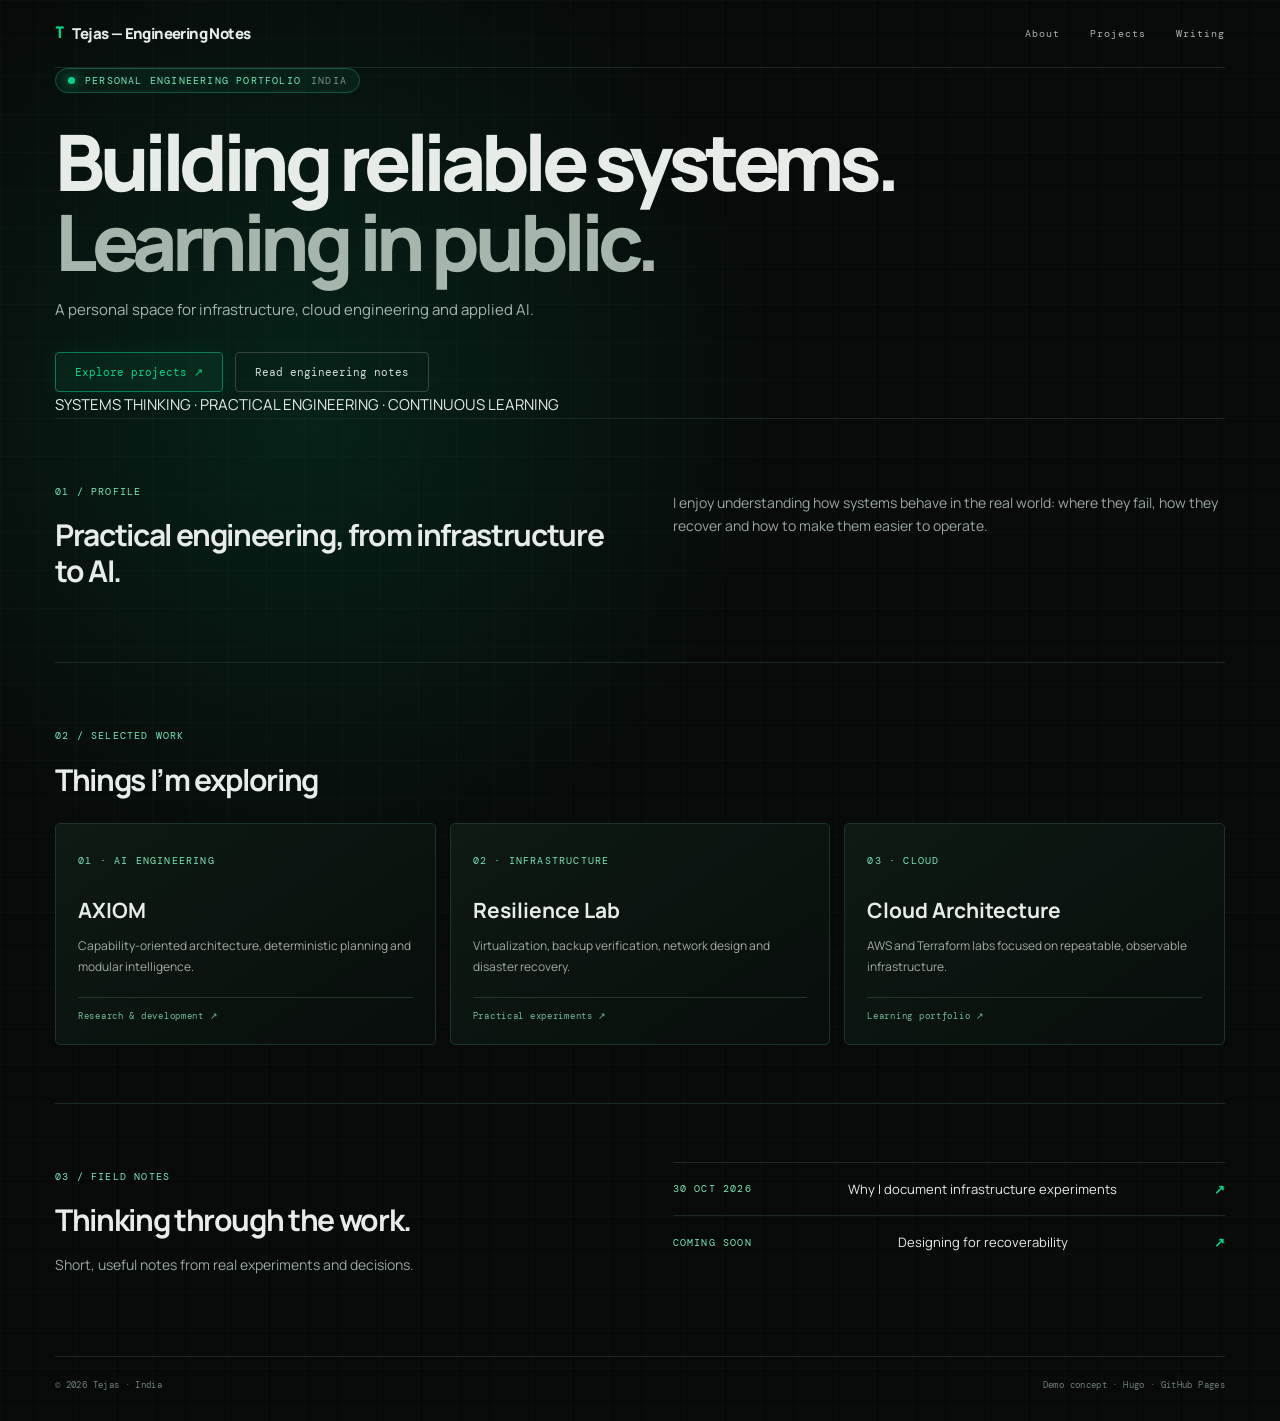
<file: preview.html>
<!doctype html><html><head><meta charset="utf-8"><meta name="viewport" content="width=device-width,initial-scale=1"><title>Tejas — Engineering Notes | Demo</title><link rel="stylesheet" href="static/css/site.css"></head><body><header class="site-header"><a class="brand" href="#"><span class="brand-mark">T</span><span>Tejas — Engineering Notes</span></a><nav><a href="#about">About</a><a href="#projects">Projects</a><a href="#writing">Writing</a></nav></header><main><section class="hero"><div class="eyebrow"><i></i> PERSONAL ENGINEERING PORTFOLIO <span>INDIA</span></div><h1>Building reliable systems.<br><em>Learning in public.</em></h1><p class="lead">A personal space for infrastructure, cloud engineering and applied AI.</p><div class="actions"><a class="primary" href="#projects">Explore projects ↗</a><a class="secondary" href="#writing">Read engineering notes</a></div><div class="note">SYSTEMS THINKING · PRACTICAL ENGINEERING · CONTINUOUS LEARNING</div></section><section class="intro" id="about"><div><small>01 / PROFILE</small><h2>Practical engineering, from infrastructure to AI.</h2></div><p>I enjoy understanding how systems behave in the real world: where they fail, how they recover and how to make them easier to operate.</p></section><section class="work" id="projects"><small>02 / SELECTED WORK</small><h2>Things I’m exploring</h2><div class="cards"><article><small>01 · AI ENGINEERING</small><h3>AXIOM</h3><p>Capability-oriented architecture, deterministic planning and modular intelligence.</p><label>Research & development ↗</label></article><article><small>02 · INFRASTRUCTURE</small><h3>Resilience Lab</h3><p>Virtualization, backup verification, network design and disaster recovery.</p><label>Practical experiments ↗</label></article><article><small>03 · CLOUD</small><h3>Cloud Architecture</h3><p>AWS and Terraform labs focused on repeatable, observable infrastructure.</p><label>Learning portfolio ↗</label></article></div></section><section class="latest" id="writing"><div><small>03 / FIELD NOTES</small><h2>Thinking through the work.</h2><p>Short, useful notes from real experiments and decisions.</p></div><div><a class="post" href="#"><time>30 OCT 2026</time>Why I document infrastructure experiments <b>↗</b></a><a class="post" href="#"><time>COMING SOON</time>Designing for recoverability <b>↗</b></a></div></section></main><footer><span>© 2026 Tejas · India</span><span>Demo concept · Hugo · GitHub Pages</span></footer></body></html>
</file>
<file: static/css/site.css>
@import url('https://fonts.googleapis.com/css2?family=DM+Mono:wght@400;500&family=Manrope:wght@400;500;600;700;800&display=swap');
:root{--bg:#070a09;--panel:#090e0c;--line:#1b2923;--text:#e8ece9;--muted:#9aa7a0;--green:#00d68b;--green-soft:#75e8b6;--blue:#6da9ff;--purple:#b68cff;--mono:'DM Mono',monospace;--sans:'Manrope',Arial,sans-serif}
*{box-sizing:border-box}
html{scroll-behavior:smooth}
body{margin:0;color:var(--text);background-color:var(--bg);background-image:linear-gradient(rgba(68,105,85,.055) 1px,transparent 1px),linear-gradient(90deg,rgba(68,105,85,.055) 1px,transparent 1px),radial-gradient(ellipse at 24% 28%,rgba(0,214,139,.12),transparent 34%);background-size:38px 38px,38px 38px,auto;font:15px/1.7 var(--sans)}
a{transition:color .2s,border-color .2s,background .2s}
.site-header,main,footer{width:min(1170px,calc(100% - 48px));margin:auto}
.site-header{height:68px;border-bottom:1px solid var(--line);display:flex;align-items:center;justify-content:space-between}
.brand{display:flex;gap:9px;align-items:center;color:var(--text);text-decoration:none;font-weight:800;letter-spacing:-.04em}.brand-mark,.brand b{color:var(--green);font-family:var(--mono)}.brand b{margin-left:-7px}
nav{display:flex;align-items:center;gap:30px}nav a{font:10px var(--mono);letter-spacing:.1em;color:#aab5ae;text-decoration:none}nav a:hover{color:var(--green)}nav .contact-link{border:1px solid #087c54;color:var(--green);padding:9px 13px;border-radius:4px}
.hero-grid{min-height:610px;padding:105px 0 100px;display:grid;grid-template-columns:1fr 1fr;align-items:center;gap:65px}
.eyebrow,small,time{font:10px var(--mono);letter-spacing:.12em;color:var(--green-soft)}
.eyebrow{display:flex;align-items:center;gap:10px;border:1px solid #14583f;background:rgba(0,214,139,.07);border-radius:30px;padding:5px 12px;width:max-content}.eyebrow i{width:7px;height:7px;border-radius:50%;background:var(--green);box-shadow:0 0 12px var(--green)}.eyebrow span{color:#7b9386}
h1{font:800 clamp(50px,6.2vw,78px)/1.03 var(--sans);letter-spacing:-.07em;margin:28px 0 10px}h1 em{font-style:normal;color:#a7b6ad}
.role{font:20px var(--mono);color:#a8b5ad;margin:12px 0 18px}.lead{font-size:15px;color:#a8b5ad;max-width:540px}
.skill-tags{display:flex;flex-wrap:wrap;gap:9px;margin:25px 0}.skill-tags span{font:9px var(--mono);color:var(--green-soft);border:1px solid #14583f;padding:8px 10px}.skill-tags span:nth-child(2){color:var(--blue);border-color:#25466e}.skill-tags span:nth-child(3){color:var(--purple);border-color:#493565}
blockquote{margin:24px 0;color:#87958d;border-left:1px solid var(--green);padding:2px 0 2px 15px;font:11px/1.8 var(--mono);max-width:470px}
.actions{display:flex;gap:12px;margin-top:30px;flex-wrap:wrap}.actions a{padding:12px 19px;border-radius:4px;text-decoration:none;font:11px var(--mono)}.primary{border:1px solid #087c54;color:var(--green);background:rgba(0,214,139,.07);box-shadow:0 0 22px rgba(0,214,139,.08)}.primary:hover{background:rgba(0,214,139,.15)}.secondary{border:1px solid #35443c;color:#d4ddd7}
.terminal{border:1px solid #17382d;border-radius:8px;background:rgba(3,6,5,.96);box-shadow:0 0 35px rgba(0,214,139,.09),0 0 35px rgba(67,119,255,.05);overflow:hidden;min-height:340px}.terminal-bar{height:38px;background:#101311;border-bottom:1px solid #202923;display:flex;align-items:center;justify-content:space-between;padding:0 14px;color:#849188;font:9px var(--mono)}.lights{display:flex;gap:6px}.lights i{width:9px;height:9px;border-radius:50%;background:#ef4444}.lights i:nth-child(2){background:#eab308}.lights i:nth-child(3){background:#22c55e}.terminal-bar b{color:var(--green);letter-spacing:2px}.terminal-body{padding:25px 22px;font:12px/1.55 var(--mono);color:#c3d0c8}.terminal-body p{margin:0 0 8px}.terminal-body i{color:var(--green);font-style:normal}.terminal-body .dim{color:#73847a;padding-left:17px}.terminal-body .success{color:#4ee5a6;padding-left:17px}.terminal-body .prompt{margin-top:20px}.cursor{display:inline-block;color:var(--green);animation:blink 1s steps(2,start) infinite}@keyframes blink{to{visibility:hidden}}
.intro,.latest{border-top:1px solid var(--line);padding:58px 0;display:grid;grid-template-columns:1fr 1fr;gap:65px}.intro h2,.work h2,.latest h2{font:700 30px/1.2 var(--sans);letter-spacing:-.045em;margin:15px 0}.intro p,.latest p,.section-lead{color:var(--muted);font-size:14px}.intro a,.section-head>a{color:var(--green-soft);text-decoration:none;font:11px var(--mono)}
.work{border-top:1px solid var(--line);padding:58px 0}.section-head{display:flex;align-items:end;justify-content:space-between;gap:20px}.section-lead{max-width:700px;margin:12px 0 25px}.cards{display:grid;grid-template-columns:repeat(3,1fr);gap:14px;margin-top:25px}.cards article{background:linear-gradient(145deg,rgba(15,27,21,.97),rgba(8,14,11,.97));border:1px solid #1c3428;padding:22px;border-radius:5px;min-height:210px;transition:transform .2s,border-color .2s}.cards article:hover{transform:translateY(-3px);border-color:#087c54}.cards article.featured{border-color:#176244;background:linear-gradient(145deg,rgba(11,43,29,.98),rgba(8,14,11,.97))}.cards h3{font:700 21px var(--sans);margin:25px 0 8px}.cards p{color:#9eada3;font-size:12px;line-height:1.7}.cards label{display:block;border-top:1px solid #20372a;padding-top:12px;margin-top:20px;color:#75bd99;font:9px var(--mono);letter-spacing:.08em}
.latest{padding-bottom:65px}.post{display:flex;gap:18px;justify-content:space-between;align-items:center;border-top:1px solid var(--line);padding:15px 0;text-decoration:none;color:var(--text);font-size:13px}.post b{color:var(--green)}
.article{max-width:780px;margin:75px auto 100px;min-height:55vh}.article h1{font-size:clamp(42px,6vw,64px)}.article .body{margin:38px 0;color:#c5d2c8}.body h2,.body h3{font-family:var(--sans);margin-top:38px}.article time{display:block;margin-top:18px}.article>a{display:inline-block;margin-top:30px;color:var(--green-soft)}
footer{border-top:1px solid var(--line);padding:22px 0 30px;display:flex;justify-content:space-between;color:#718078;font:9px var(--mono);letter-spacing:.04em}
@media(max-width:800px){.hero-grid{grid-template-columns:1fr;gap:35px;padding:75px 0}.terminal{max-width:650px}.cards{grid-template-columns:repeat(2,1fr)}}
@media(max-width:560px){.site-header,main,footer{width:calc(100% - 32px)}.site-header{height:auto;min-height:66px;align-items:flex-start;padding:18px 0;gap:16px;flex-direction:column}nav{gap:14px;flex-wrap:wrap}nav a{font-size:9px}.hero-grid{padding:62px 0}.hero-grid h1{font-size:49px}.role{font-size:16px}.terminal-body{padding:20px 14px;font-size:10px}.intro,.latest{grid-template-columns:1fr;gap:12px;padding:42px 0}.cards{grid-template-columns:1fr}.cards article{min-height:180px}.section-head{align-items:flex-start;flex-direction:column}footer{flex-direction:column;gap:8px}}


/* Hero visual, official AXIOM mark and restrained particle motion */
.hero-grid{position:relative;isolation:isolate;grid-template-columns:minmax(0,1fr) minmax(390px,.92fr);gap:clamp(34px,5vw,76px);overflow:hidden}
.hero-copy,.hero-visual{position:relative;z-index:2;min-width:0}
.hero-visual{display:flex;flex-direction:column;gap:20px;align-items:stretch}
.axiom-signature{display:flex;align-items:center;justify-content:center;gap:16px;padding:12px 0 2px}
.axiom-signature img{width:66px;height:66px;object-fit:contain;filter:drop-shadow(0 0 15px rgba(42,139,255,.38))}
.axiom-signature div{display:flex;flex-direction:column;gap:2px}
.axiom-signature strong{font:700 29px/1 var(--sans);letter-spacing:.28em;color:#eaf3ff}
.axiom-signature span{font:9px var(--mono);letter-spacing:.25em;color:#81a9d6}
.terminal{width:100%;min-height:310px;position:relative;z-index:2}
.particle-field{position:absolute;z-index:1;inset:0;pointer-events:none;overflow:hidden;opacity:.85}
.particle-field span{position:absolute;left:var(--x);bottom:-12px;width:var(--size);height:var(--size);border-radius:50%;background:var(--particle,#24dca0);box-shadow:0 0 8px 2px currentColor;opacity:0;animation:particle-rise var(--duration) linear var(--delay) infinite}
.particle-field span:nth-child(1){--x:8%;--size:2px;--duration:9s;--delay:-2s;--particle:#00d68b}
.particle-field span:nth-child(2){--x:18%;--size:3px;--duration:12s;--delay:-7s;--particle:#6da9ff}
.particle-field span:nth-child(3){--x:29%;--size:2px;--duration:10s;--delay:-4s;--particle:#00d68b}
.particle-field span:nth-child(4){--x:39%;--size:3px;--duration:14s;--delay:-10s;--particle:#6da9ff}
.particle-field span:nth-child(5){--x:49%;--size:2px;--duration:11s;--delay:-5s;--particle:#00d68b}
.particle-field span:nth-child(6){--x:58%;--size:3px;--duration:13s;--delay:-8s;--particle:#6da9ff}
.particle-field span:nth-child(7){--x:68%;--size:2px;--duration:9s;--delay:-3s;--particle:#00d68b}
.particle-field span:nth-child(8){--x:77%;--size:3px;--duration:15s;--delay:-11s;--particle:#6da9ff}
.particle-field span:nth-child(9){--x:87%;--size:2px;--duration:12s;--delay:-6s;--particle:#00d68b}
.particle-field span:nth-child(10){--x:95%;--size:2px;--duration:10s;--delay:-1s;--particle:#6da9ff}
.particle-field span:nth-child(11){--x:73%;--size:2px;--duration:16s;--delay:-13s;--particle:#00d68b}
.particle-field span:nth-child(12){--x:33%;--size:2px;--duration:14s;--delay:-9s;--particle:#6da9ff}
@keyframes particle-rise{0%{transform:translate3d(0,0,0);opacity:0}12%{opacity:.8}80%{opacity:.45}100%{transform:translate3d(28px,-620px,0);opacity:0}}
@media(max-width:900px){.hero-grid{grid-template-columns:minmax(0,1fr) minmax(320px,.9fr);gap:28px}.hero-grid h1{font-size:clamp(43px,6vw,64px)}}
@media(max-width:760px){.hero-grid{grid-template-columns:1fr;gap:32px;padding:65px 0}.hero-visual{max-width:620px;width:100%;margin:auto}.terminal{min-height:280px}}
@media(prefers-reduced-motion:reduce){.particle-field span,.cursor{animation:none!important;opacity:.35}.cards article{transition:none}}


/* Searchable article archive */
.all-articles-link{display:inline-flex;align-items:center;gap:10px;margin-top:20px;padding:11px 14px;border:1px solid #176244;border-radius:4px;color:var(--green-soft);text-decoration:none;font:10px var(--mono);letter-spacing:.09em}
.all-articles-link:hover{background:rgba(0,214,139,.08);border-color:var(--green)}
.all-articles-link span,.archive-open span{color:var(--green)}
.article-archive{max-width:900px;margin:72px auto 100px;min-height:60vh}
.archive-heading{padding-bottom:30px;border-bottom:1px solid var(--line)}
.archive-heading h1{font-size:clamp(44px,6vw,66px);margin:18px 0 12px}
.archive-heading .lead{max-width:680px}
.archive-controls{padding:28px 0 22px}
.archive-search-label,.topic-heading{display:block;color:var(--green-soft);font:10px var(--mono);letter-spacing:.1em}
.archive-search{display:block;width:100%;margin:10px 0 24px;padding:15px 16px;border:1px solid #294236;border-radius:4px;background:rgba(5,10,7,.9);color:var(--text);font:13px var(--sans);outline:none}
.archive-search::placeholder{color:#718078}
.archive-search:focus{border-color:var(--green);box-shadow:0 0 0 2px rgba(0,214,139,.1)}
.topic-heading{display:flex;justify-content:space-between;gap:15px;margin-bottom:12px}
.topic-heading span:last-child{color:#819188}
.topic-filters,.archive-entry-topics{display:flex;flex-wrap:wrap;gap:8px}
.topic-filter,.entry-topic{border:1px solid #294236;border-radius:3px;padding:7px 10px;background:rgba(10,18,13,.8);color:#aebbb2;font:10px var(--mono);cursor:pointer}
.topic-filter:hover,.entry-topic:hover{border-color:#087c54;color:var(--green-soft)}
.topic-filter.is-active{border-color:#087c54;background:rgba(0,214,139,.1);color:var(--green)}
.archive-list{border-top:1px solid var(--line)}
.archive-entry{display:flex;justify-content:space-between;align-items:center;gap:25px;padding:23px 0;border-bottom:1px solid var(--line)}
.archive-entry[hidden]{display:none}
.archive-entry-main{min-width:0}
.archive-entry time{font:10px var(--mono);letter-spacing:.08em;color:#7e9688}
.archive-entry h2{margin:7px 0 5px;font:700 22px/1.3 var(--sans);letter-spacing:-.035em}
.archive-entry h2 a{color:var(--text);text-decoration:none}
.archive-entry h2 a:hover{color:var(--green-soft)}
.archive-entry p{margin:0 0 12px;color:var(--muted);font-size:12px}
.entry-topic{padding:4px 7px;font-size:9px}
.archive-open{flex:none;color:#8fa99a;text-decoration:none;font:9px var(--mono);letter-spacing:.08em}
.archive-open:hover{color:var(--green)}
.no-articles{padding:25px 0;color:var(--muted);font-size:13px}
@media(max-width:600px){.article-archive{margin:48px auto 70px}.archive-entry{align-items:flex-start;flex-direction:column;gap:12px}.archive-entry h2{font-size:19px}.archive-open{padding-top:2px}}
</file>
